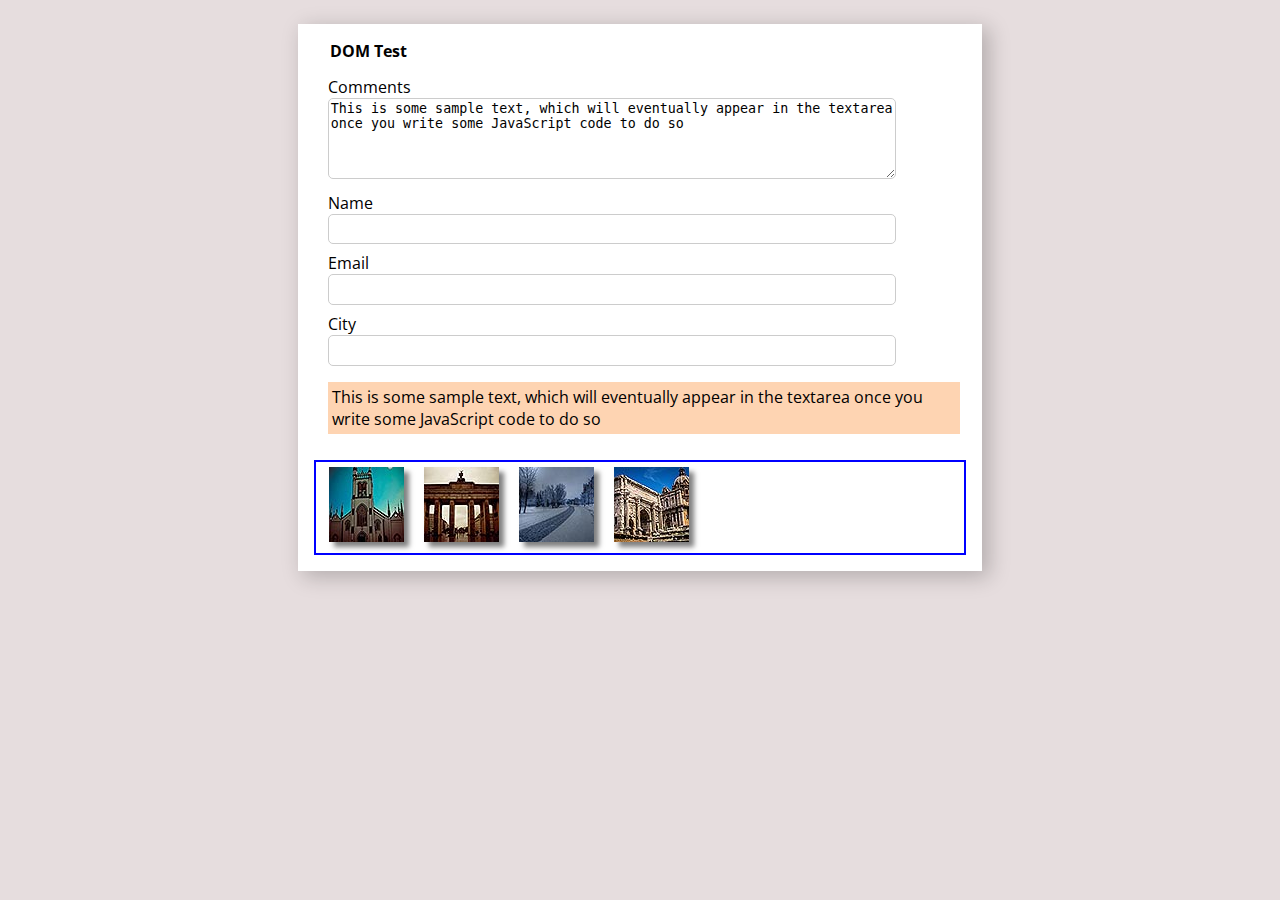
<file: Net-centric Computing/Assignment 10/lab09-test01.html>
<!DOCTYPE html>
<html>
<head>
   <meta charset="utf-8"/>  
    <title>Lab 9</title>   

    <link href="https://fonts.googleapis.com/css?family=Open+Sans:400,400i,700,800" rel="stylesheet">    
    <link rel="stylesheet" href="css/lab09-test01.css">
</head>
<body>

<main class="container">

    <form class=box>
        <fieldset>
            <legend id="title">DOM Test</legend>
            <label>Comments</label>
            <textarea id="msg" rows="5"></textarea>

            <label class="input-labels">Name</label>
            <input type="text" >

            <label class="input-labels">Email</label>
            <input type="text" >    

            <label class="input-labels">City</label>
            <input type="text" >                    

            <p>This is some sample text, which will eventually appear in the textarea once you write some JavaScript code to do so</p>
        </fieldset>
        <ul id="thumb-list">
            <li><img src="images/5856658791.jpg" class="thumbs"></li>
            <li><img src="images/6114881215.jpg" class="thumbs"></li>
            <li><img src="images/6592294487.jpg" class="thumbs"></li>
            <li><img src="images/9495574327.jpg" class="thumbs"></li>
        </ul>
    </form>

</main>

<script src="js/lab09-test01.js"></script>

</body>
</html>
</file>
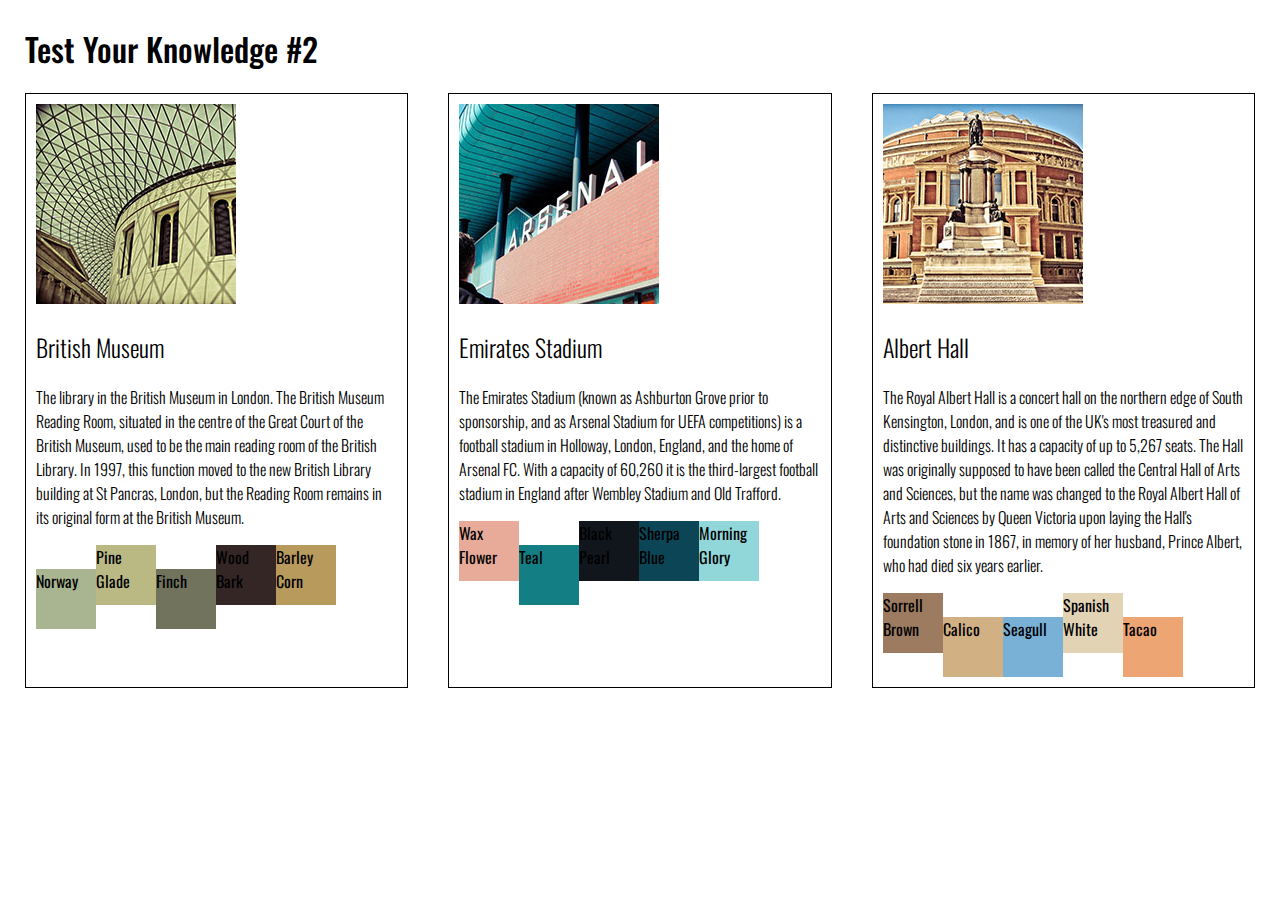
<file: Net-centric Computing/Assignment 10/lab09-test02.html>
<!DOCTYPE html>
<html lang="en">
<head>
  <meta charset="UTF-8">
  <title>Lab 9</title>
  <link href="https://fonts.googleapis.com/css?family=Oswald:300,500" rel="stylesheet">    
  <link rel="stylesheet" href="css/lab09-test02.css">
</head>
<body>
   <main>
     <header>
       <h1>Test Your Knowledge #2</h1>
     </header>  
     <section id="parent">
         <!-- This illustrates the markup ... you will cut it or comment it out -->
         <!-- <figure>
            <img src="images/5855729828.jpg" alt="British Museum">
            <figcaption>
               <h2>British Museum</h2>
               <p>The library in the British Museum in London. The British Museum Reading Room, situated in the centre of the Great Court of the British Museum, used to be the main reading room of the British Library. In 1997, this function moved to the new British Library building at St Pancras, London, but the Reading Room remains in its original form at the British Museum.</p>
               <span></span>
               <span></span>
               <span></span>
               <span></span>
               <span></span>
            </figcaption>
         </figure> -->

         <script src="js/photos.json"></script>
         <script src="js/lab09-test02.js"></script>
     </section>
   </main>
</body>
</html>
</file>
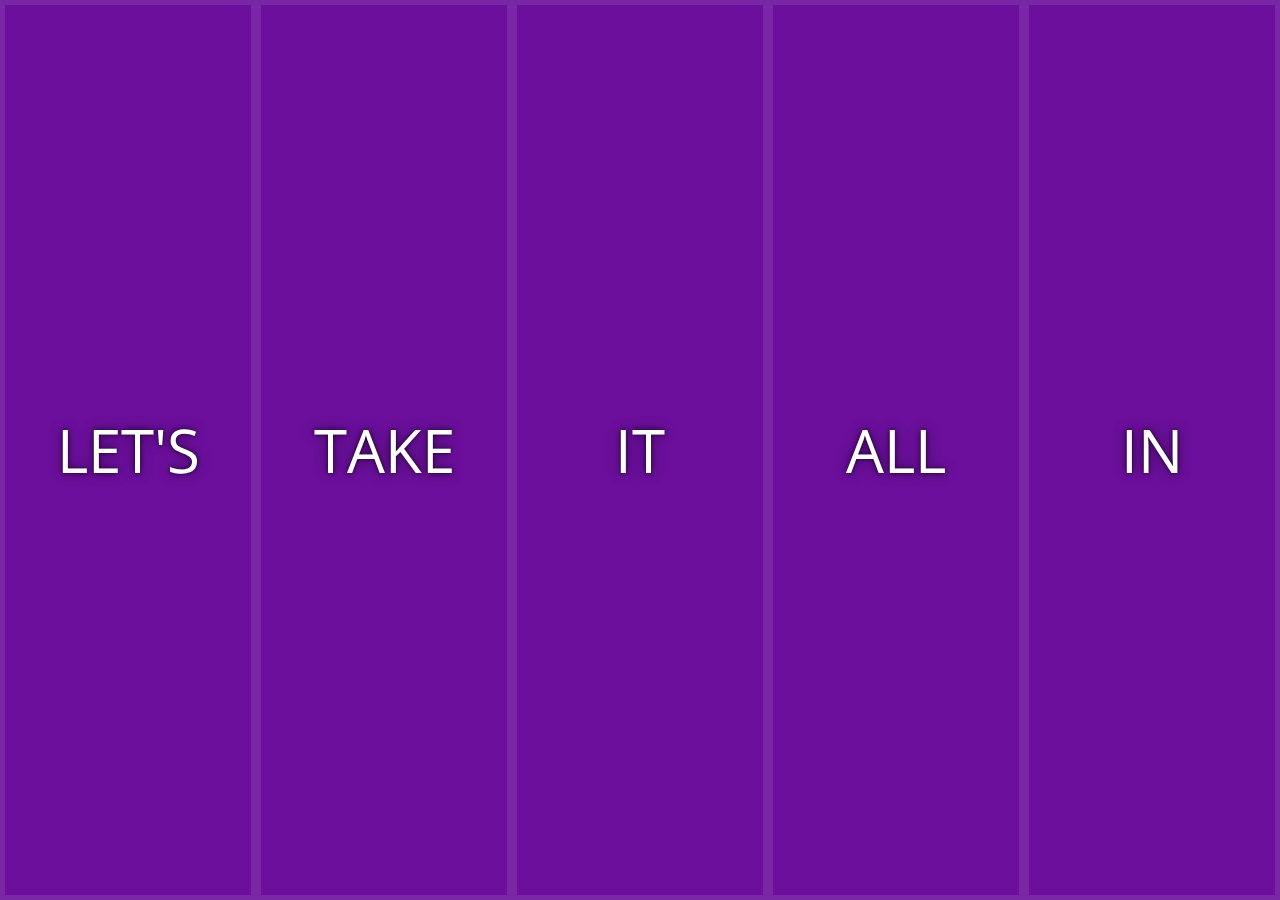
<file: Net-centric Computing/Assignment 10/lab09-test03.html>
<!DOCTYPE html>
<html lang="en">
<head>
  <meta charset="UTF-8">
  <title>Lab </title>
  <link href="https://fonts.googleapis.com/css?family=Open+Sans:400,400i,700,800" rel="stylesheet">   
  <link rel="stylesheet" href="css/lab09-test03.css">
  <script src="js/lab09-test03.js"></script> 
</head>
<body>
  <div class="panels">
    <div class="panel panel1">
      <p>Hey</p>
      <p>Let's</p>
      <p>Dance</p>
    </div>
    <div class="panel panel2">
      <p>Give</p>
      <p>Take</p>
      <p>Receive</p>
    </div>
    <div class="panel panel3">
      <p>Experience</p>
      <p>It</p>
      <p>Today</p>
    </div>
    <div class="panel panel4">
      <p>Give</p>
      <p>All</p>
      <p>You can</p>
    </div>
    <div class="panel panel5">
      <p>Life</p>
      <p>In</p>
      <p>Motion</p>
    </div>
  </div>    
</body>
</html>
</file>
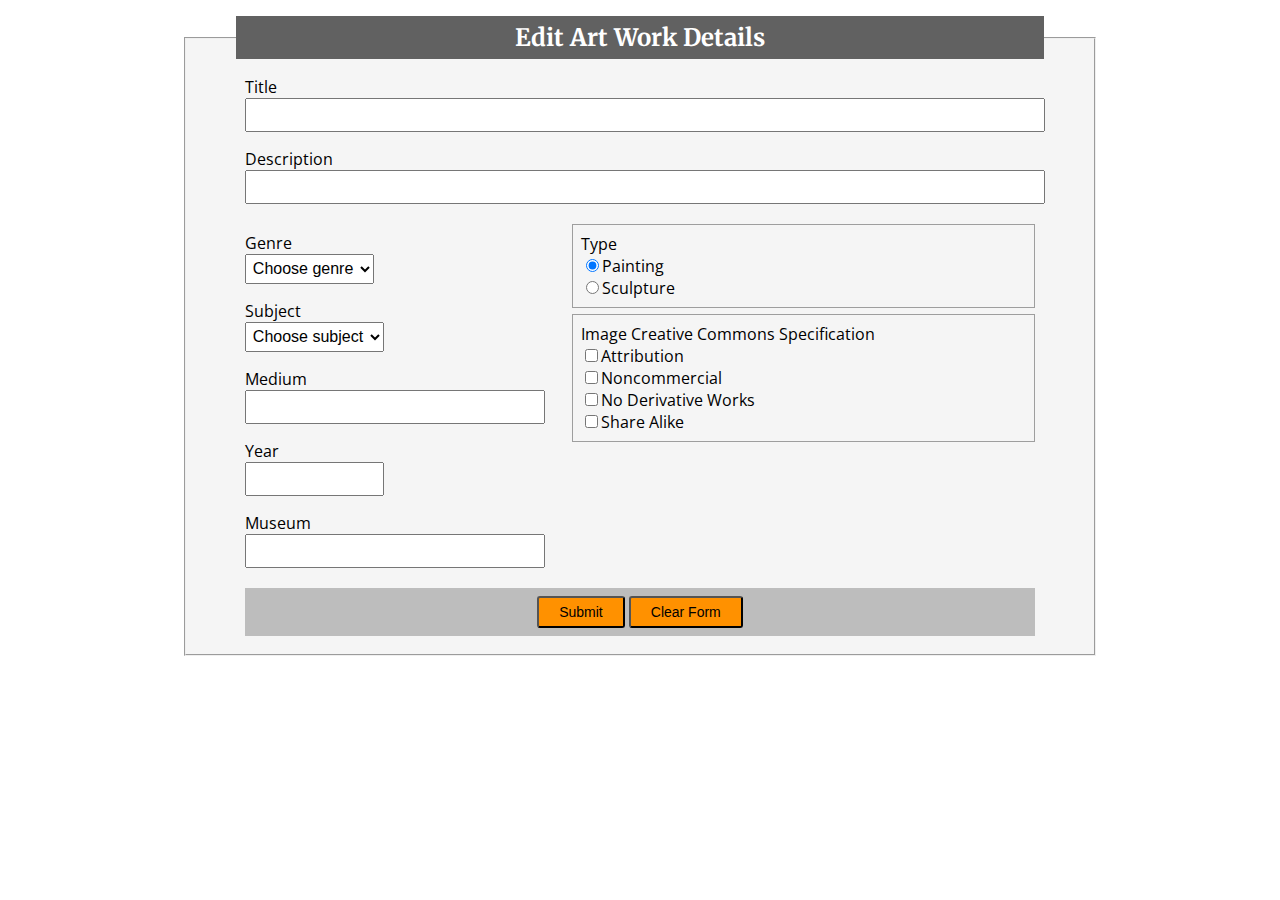
<file: Net-centric Computing/Assignment 10/lab09-test05.html>
<!DOCTYPE html>
<html lang="en">
<head >
   <meta charset="utf-8">
   <title>Chapter 9</title>
   <link rel="stylesheet" href="css/lab09-test05.css" />
   <script type="text/javascript" src="js/lab09-test05.js"></script>
</head>
<body>
<form method="get" action="" id="mainForm">
   <fieldset>
      <legend>Edit Art Work Details</legend>
      <table>
         <tr>
            <td colspan="2">
               <p>
               <label>Title</label><br/>
               <input type="text" name="title" id="title" class="required hilightable" />
               </p>
               <p>
               <label>Description</label><br/>
               <input type="text" name="description" id="description" class="required hilightable">
               </p>            
            </td>
         </tr>
         <tr>
            <td> 
               <p> 
               <label>Genre</label><br/>
               <select name="genre" class="hilightable">
                  <option>Choose genre</option> 
                  <option>Abstract</option>
                  <option>Baroque</option>
                  <option>Gothic</option>
                  <option>Renaissance</option>
               </select>
               </p>
               <p> 
               <label>Subject</label><br/>
               <select name="subject" class="hilightable">
                  <option>Choose subject</option> 
                  <option>Animals</option>
                  <option>Landscape</option>
                  <option>People</option>
               </select>
               </p>
               <p>	
               <label>Medium</label><br/>               
               <input type="text" name="medium" id="medium" class="hilightable"/>
               </p>
               <p>	
               <label>Year</label><br/>               
               <input type="text" name="year" id="year" class="hilightable required"/>
               </p>  
               <p>	
               <label>Museum</label><br/>               
               <input type="text" name="museum" id="museum" class="hilightable"/>
               </p>                             
            </td>
            <td>
               <div class="box">
                  <label>Type </label><br/>
                  <input type="radio" name="type" value="1" checked>Painting<br/>
                  <input type="radio" name="type" value="2">Sculpture<br/>
               </div>
               <div class="box">
                  <label>Image Creative Commons Specification </label><br/>
                  <input type="checkbox" name="cc" >Attribution <br/>
                  <input type="checkbox" name="cc" >Noncommercial <br/>    
                  <input type="checkbox" name="cc" >No Derivative Works <br/>  
                  <input type="checkbox" name="cc" >Share Alike
               </div>               
            </td>
         </tr>
 
         <tr>
            <td colspan="2">
               <div class="rectangle centered"> 
                  <input type="submit" class="btn"> <input type="reset" value="Clear Form" class="btn">      
               </div
            </td>
         </tr>
      </table>
   </fieldset>
</form>
</body>
</html>
</file>
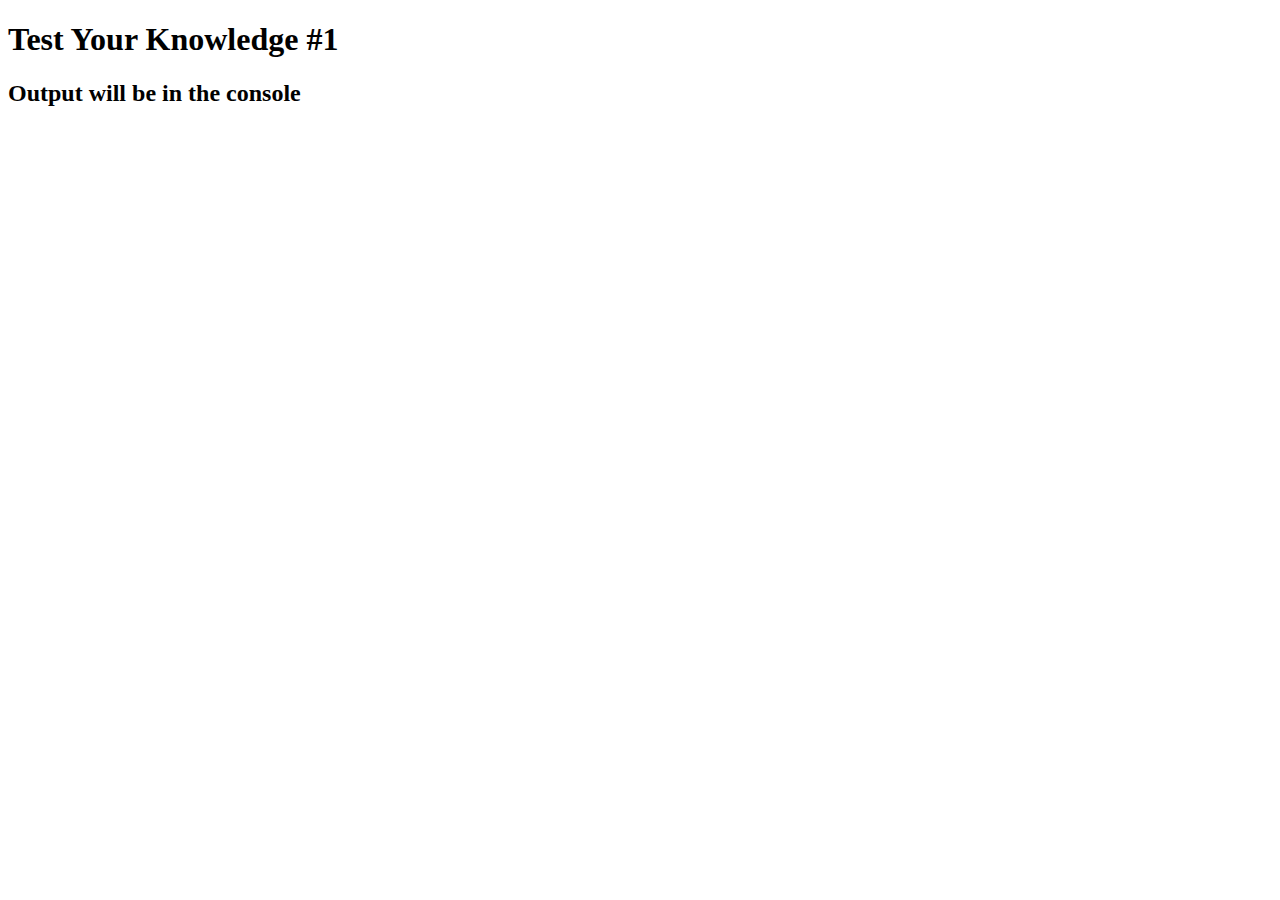
<file: Net-centric Computing/Assignment 9/lab08-test01.html>
<!DOCTYPE html>
<html lang="en">
<head>
   <meta charset="utf-8">
   <title>Lab 8</title>
   <link rel="stylesheet" type="text/css" href="css/lab08.css" />

    <script src="js/lab08-test01.js"></script>
</head>
<body>
   
<header>
  <h1>Test Your Knowledge #1</h1>
</header>

<h2>Output will be in the console</h2>


</body>
</html>
</file>
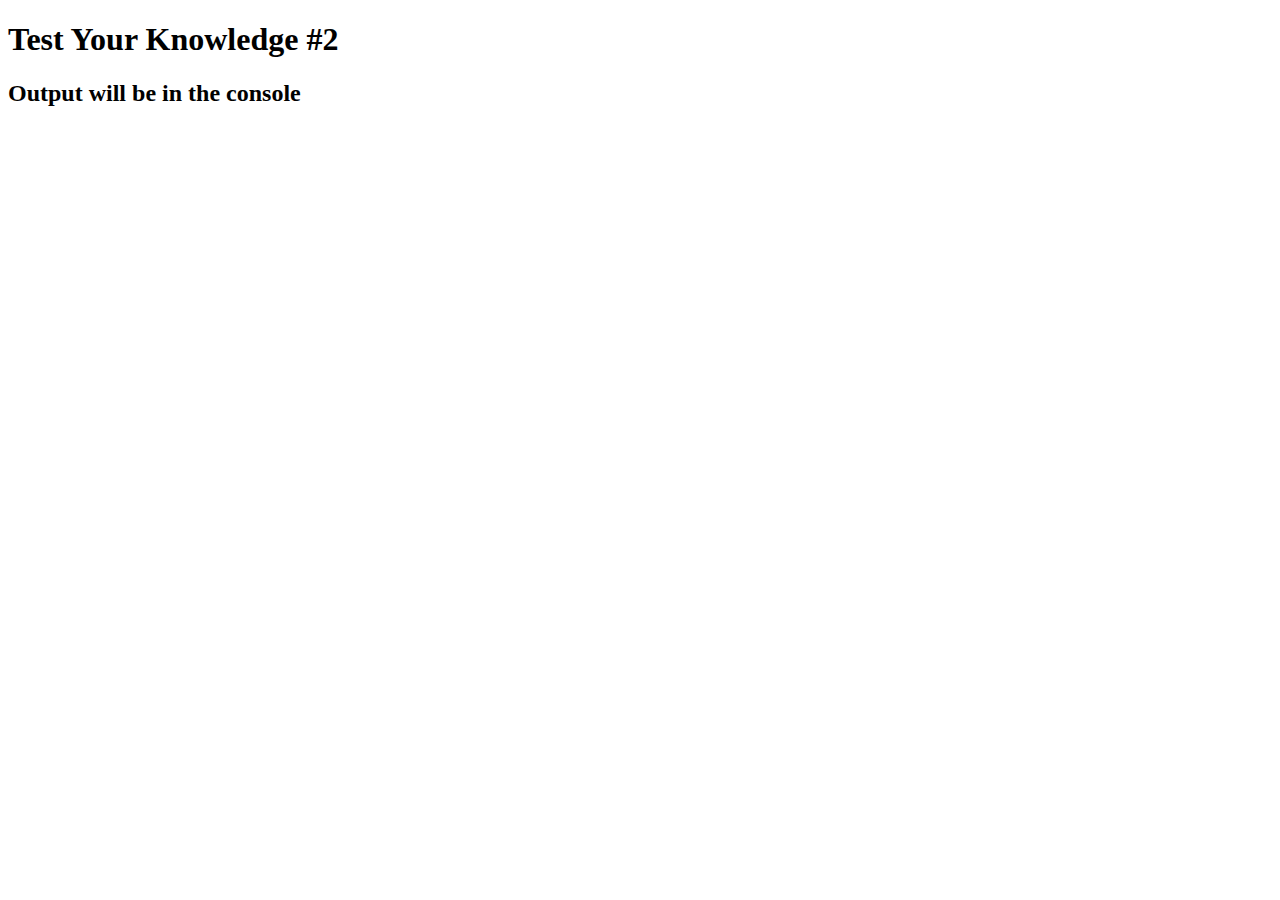
<file: Net-centric Computing/Assignment 9/lab08-test02.html>
<!DOCTYPE html>
<html lang="en">
<head>
   <meta charset="utf-8">
   <title>Lab 8</title>
   <link rel="stylesheet" type="text/css" href="css/lab08.css" />

   <script src="js/lab08-test02.js"></script>


</head>
<body>
   
<header>
  <h1>Test Your Knowledge #2</h1>
</header>

<h2>Output will be in the console</h2>


</body>
</html>
</file>
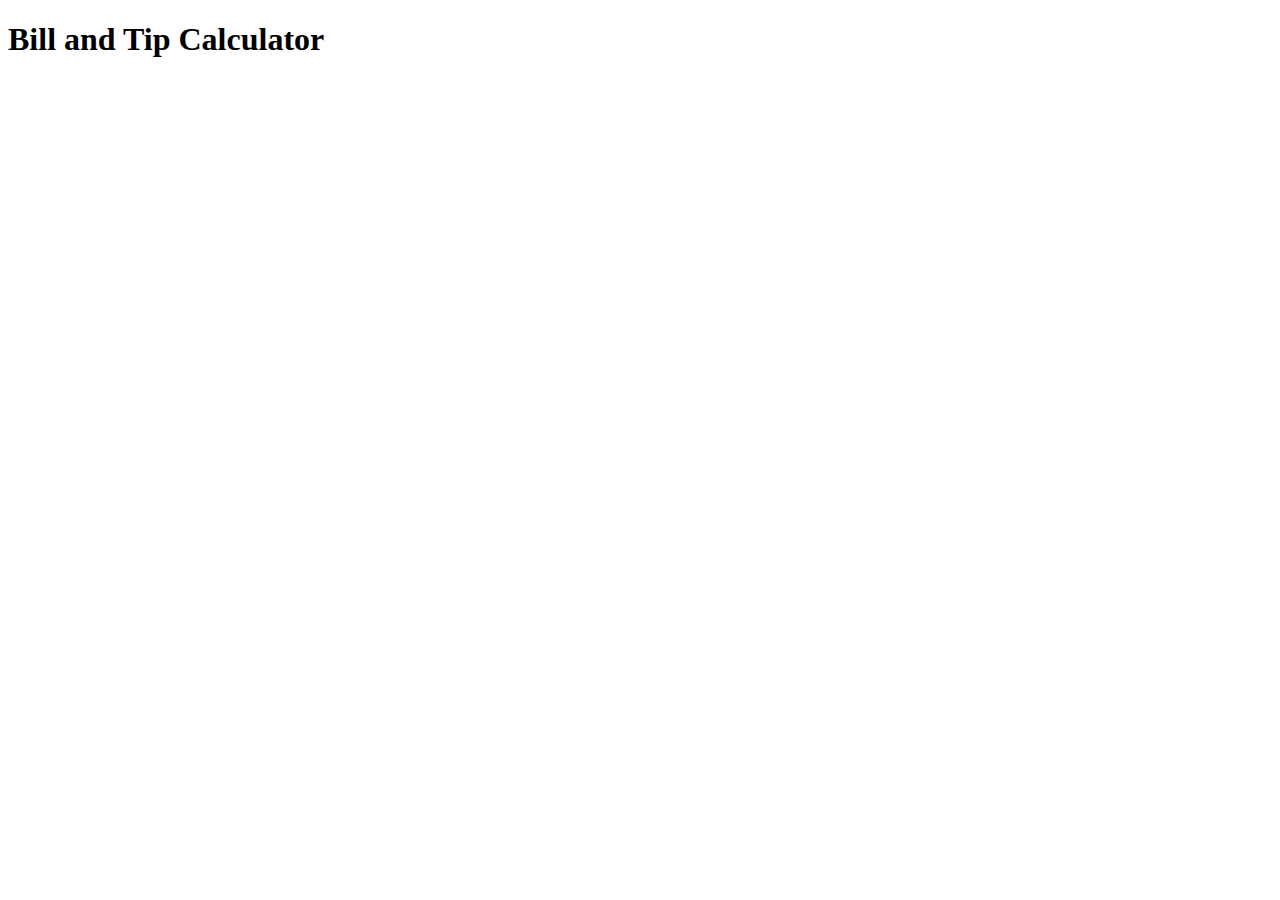
<file: Net-centric Computing/Assignment 9/lab08-test03.html>
<!DOCTYPE html>
<html lang="en">
<head>
    <meta charset="UTF-8">
    <title>Test Your Knowledge #3</title>
</head>
<body>
    <h1>Bill and Tip Calculator</h1>
    <script src="js/lab08-test03.js"></script>
</body>
</html>
</file>
<file: Net-centric Computing/Assignment 10/css/lab09-test01.css>
body {
    font-family: Open Sans, sans-serif;
    background-color: #E6DDDE;
    display: flex;
    align-items: center;    
    justify-content: center;
}

.container {
    display: flex;
    align-items: center;
    justify-content: center;
    min-height: 15em;
    margin-top: 1em;
}

.box {
    max-width: 70%;
    background-color: white;
    padding: 1em;
    box-shadow: 6px 5px 20px 1px rgba(0,0,0,0.22);
}

fieldset { border: 0pt}
legend { font-weight: 700; margin: 0;}

textarea, input {
    border: none;
    border: solid 1px #CCCCCC;
    border-radius: 5px;
    width: 90%;
    margin: 0;
}

label, input {
    display: block;
}

label {
    margin-top: 0.5em;    
}

input {
    height: 2em;
}

form p {
    background-color: #FED4B2;
    padding: 0.25em;
    width: 100%
}

#thumb-list {
    list-style: none;
    margin: 0em;
    padding: 0.35em;
}

#thumb-list li {
    display: inline-block;
    padding: 0 0.5em;
}

span {
    background-color: #FFF0F0;
    padding: 0.3em;
}
</file>
<file: Net-centric Computing/Assignment 10/css/lab09-test02.css>
body {
   font-family: 'Oswald', sans-serif;
   margin: 25px;
}
h1 {
   font-weight: 500;
}
h2 {
   font-weight: 300;
}
p {
   font-weight: 300;
}

#parent {
   display: grid;
   grid-template-columns: repeat(auto-fill, minmax(350px, 1fr));
   grid-gap: 40px;
}

#parent figure {
   margin: 0;
   padding: 10px;
   border: 1pt solid black;
}
#parent figcaption span {
   display: inline-block;
   width: 60px;
   height: 60px;
}
</file>
<file: Net-centric Computing/Assignment 10/css/lab09-test03.css>
/* CSS styling and example from Wes Bos available from https://javascript30.com/
   Used with permission. Highly recommended!  */

html {
     box-sizing: border-box;
     background:#ffc600;
     font-family:'Open Sans';
     font-size: 14px;
     font-weight: 400;
}
 body {
     margin: 0;
}
 *, *:before, *:after {
     box-sizing: inherit;
}
 .panels {
     min-height:100vh;
     overflow: hidden;
     display: flex;
}
 .panel {
     background:#6B0F9C;
     box-shadow:inset 0 0 0 5px rgba(255,255,255,0.1);
     color:white;
     text-align: center;
     align-items:center;
    /* Safari transitionend event.propertyName === flex */
    /* Chrome + FF transitionend event.propertyName === flex-grow */
     transition: font-size 0.7s cubic-bezier(0.61,-0.19, 0.7,-0.11), flex 0.7s cubic-bezier(0.61,-0.19, 0.7,-0.11), background 0.2s;
     font-size: 20px;
     background-size:cover;
     background-position:center;
     flex: 1;
     justify-content: center;
     align-items: center;
     display: flex;
     flex-direction: column;
}
/*
 .panel1 {
     background-image:url(https://source.unsplash.com/8y8DbWwDTz4/1500x1500);
}
 .panel2 {
     background-image:url(https://source.unsplash.com/ZQsKyddXezA/1500x1500);
}
 .panel3 {
     background-image:url(https://source.unsplash.com/cbHtEWXkIdQ/1500x1500);
}
 .panel4 {
     background-image:url(https://source.unsplash.com/FwiNLpZdKVk/1500x1500);
}
 .panel5 {
     background-image:url(https://source.unsplash.com/w8TtcStjyWY/1500x1500);
}
*/
.panel1 {
     background-image:url(https://res.cloudinary.com/funwebdev/image/upload/v1589661805/travel/15128113051.jpg);
}
 .panel2 {
     background-image:url(https://res.cloudinary.com/funwebdev/image/upload/v1589661807/travel/21587937686.jpg);
}
 .panel3 {
     background-image:url(https://res.cloudinary.com/funwebdev/image/upload/v1589661805/travel/9504609042.jpg);
}
 .panel4 {
     background-image:url(https://res.cloudinary.com/funwebdev/image/upload/v1589661803/travel/9498381010.jpg);
}
 .panel5 {
     background-image:url(https://res.cloudinary.com/funwebdev/image/upload/v1589661803/travel/9498358806.jpg);
}

 .panel > * {
     margin:0;
     width: 100%;
     transition:transform 0.5s;
     flex: 1 0 auto;
     display: flex;
     justify-content: center;
     align-items: center;
}
 .panel > *:first-child {
     transform: translateY(-100%);
}
 .panel.open-active > *:first-child {
     transform: translateY(0);
}
 .panel > *:last-child {
     transform: translateY(100%);
}
 .panel.open-active > *:last-child {
     transform: translateY(0);
}
 .panel p {
     text-transform: uppercase;
     font-family: 'Open Sans', cursive;
     text-shadow:0 0 4px rgba(0, 0, 0, 0.72), 0 0 14px rgba(0, 0, 0, 0.45);
     font-size: 1em;
}
 .panel p:nth-child(2) {
     font-size: 3em;
}
 .panel.open {
     font-size:40px;
     flex: 5;
}
</file>
<file: Net-centric Computing/Assignment 10/css/lab09-test05.css>
@import url(https://fonts.googleapis.com/css?family=Open+Sans);
@import url(https://fonts.googleapis.com/css?family=Merriweather);


/* general text formatting */

h1, h2, h3, legend {
 font-family: 'Merriweather', serif;    }
body {
   font-family: 'Open Sans', Arial, sans-serif;
   font-size: 16px;
}

table {  
   width: 90%;
   margin: 0 auto;
}
table tbody td{
   vertical-align: top;
}

legend {
   background-color: #616161 ;
    color: white;
   margin: 0 auto;
   width: 90%;
   padding: 0.25em;
   text-align: center;
   font-weight: bold;
   font-size: 24px;
}
fieldset {
   margin: 1em auto;
   background-color: #F5F5F5;
   width: 70%;
}
form p {
   margin-top: 0.5em;
}
form input[type="text"], form select {
    font-size: 16px;
    height: 24px;
    padding: 3px;
}
form select {
    height: 30px;
}
#title, #description { width: 100% }
#medium, #museum { width: 90% }
#year { width: 40%; }


.box {
   border: 1pt solid #9E9E9E;
   padding: 0.5em;
   margin-bottom: 0.4em;
}

.rectangle {
   background-color: #BDBDBD;
   padding: 0.5em;
    margin-bottom: 5px;
}
.centered {
   text-align: center;
}
.highlight {
    background-color: #FFE0B2;
}    
.error {
    background: #FFCDD2 url(error.png) no-repeat 98% center;
    box-shadow: 0 0 5px #FF5252;
    border-color: #FF1744;    
}



.btn {
  -webkit-border-radius: 3;
  -moz-border-radius: 3;
  border-radius: 3px;
  height: 32px;
  color: black;
  font-size: 14px;
  background: #FF9100;
  padding: 5px 20px 5px 20px;
  text-decoration: none;
}

.btn:hover {
  background: #FFAB40;
  text-decoration: none;
}
</file>
<file: Net-centric Computing/Assignment 9/css/lab08.css>
/* Styles for Walkthrough 8.2 thru 8.16 */

.centered {
  display: flex;
  justify-content: center;
       
}

article#container div {
    margin:20px 15px;
    padding:25px 20px;

    color: white;
    box-shadow: 7px 6px 15px -7px rgba(0,0,0,0.38);
    border-radius: 3px 3px 3px 3px;
    background: rgb(50,153,187);
    background: radial-gradient(circle, rgba(50,153,187,1) 0%, rgba(30,123,153,1) 100%);

}

.box {
    width:20em;
    margin:  20px auto;
    padding: 0.5em;
    box-shadow: 0px 0px 5px rgba(0,0,0,.8);
    background-color:#fff ; 
    text-align: left;
}

/* Styles for Test Your Knowledge #4 */

#test4 {
    font-family: 'Oswald', sans-serif;
    margin: 25px;
}
#test4 h1 {
    font-weight: 500;
}
#test4 h2 {
    font-weight: 300;
}
#test4 section {
    display: grid;
    grid-template-columns: repeat(3, 225px);
    grid-gap: 40px;
}
#test4 section figure {
    margin: 0;
    padding: 10px;
    border: 1pt solid black;
}
#test4 section figcaption span {
    display: inline-block;
    width: 40px;
    height: 40px;
}


/* Styles for Walkthrough 8.17 */

#firstExample {
    background-color: #E9E9E9;
    font-family: 'Open Sans Condensed', sans-serif;
}

th {
    width: 6em;
    height: 3em;
    text-align: center;
}

td {
    width: 6em;
    height: 2em;
    text-align: center;
}

em { color: red; font-style: italic; }

tr.normal {
    
    background-color: #E4F8D3;    
}
tr.normal td, tr.normal th, tr.total th, tr.total td {
    text-align: right;    
    width: 5em;
    height: 0.75em;
    padding: 0.5em;
    color: #5A574E;
}

tr.total {     
    background-color: #96DD4F;
}

tr.total th, tr.total td {
        font-weight: bold;
    color: #000000;
}

/* Styles for Test Your Knowledge #6 */

#test6 {
    background-color: #97caf6;
    font-family: 'Oswald', sans-serif; 
    font-weight: 300;   
    margin: 0 0;
    padding: 0;
}
#test6 h1 {
    font-weight: 500;
    margin: 0;
    padding: 0.5rem;     
}
#test6 h2 {
    margin: 0;
    padding: 0.25rem 0 0 0; 
    text-align: center;    
}
#test6 header {
    background-color: #113758;
    color: white;
    margin: 0 0;
    padding: 0.25rem;
}
#test6 section {
    display: grid;
    grid-template-columns: repeat(auto-fill, minmax(300px, 1fr));
    grid-gap: 0.25rem;
    margin: 0.5rem;
}
#test6 .card {
    background-color: white;
    margin: 0.5rem;
    padding: 0.5rem;
    border-radius: 6px;
    box-shadow: 6px 6px 5px 0px #216fb1;

    display: flex;
    flex-direction: column;
}
#test6 .card img {
    height: 200px;
}

#test6 .card p {
    font-size: 1rem;
    color: #a7a7a7;
    margin: 0.25rem 0 0 0;
}
#test6 .card div {
    border-top: 1pt solid #9cafb7;
    margin: 1rem 0 0 0;
    padding: 0;    
}
#test6 .card div span {
    float: right;
    color: #174a76;
}
#test6 .card footer {
    border-top: 1pt solid #9cafb7;
    margin: 1rem 0 1rem 0;
    padding: 0;      
}
#test6 small {
    display: inline-block;
    background-color: #2d95ec;
    color: white;
    padding: 2px;
    margin: 0.25rem;
}
</file>
